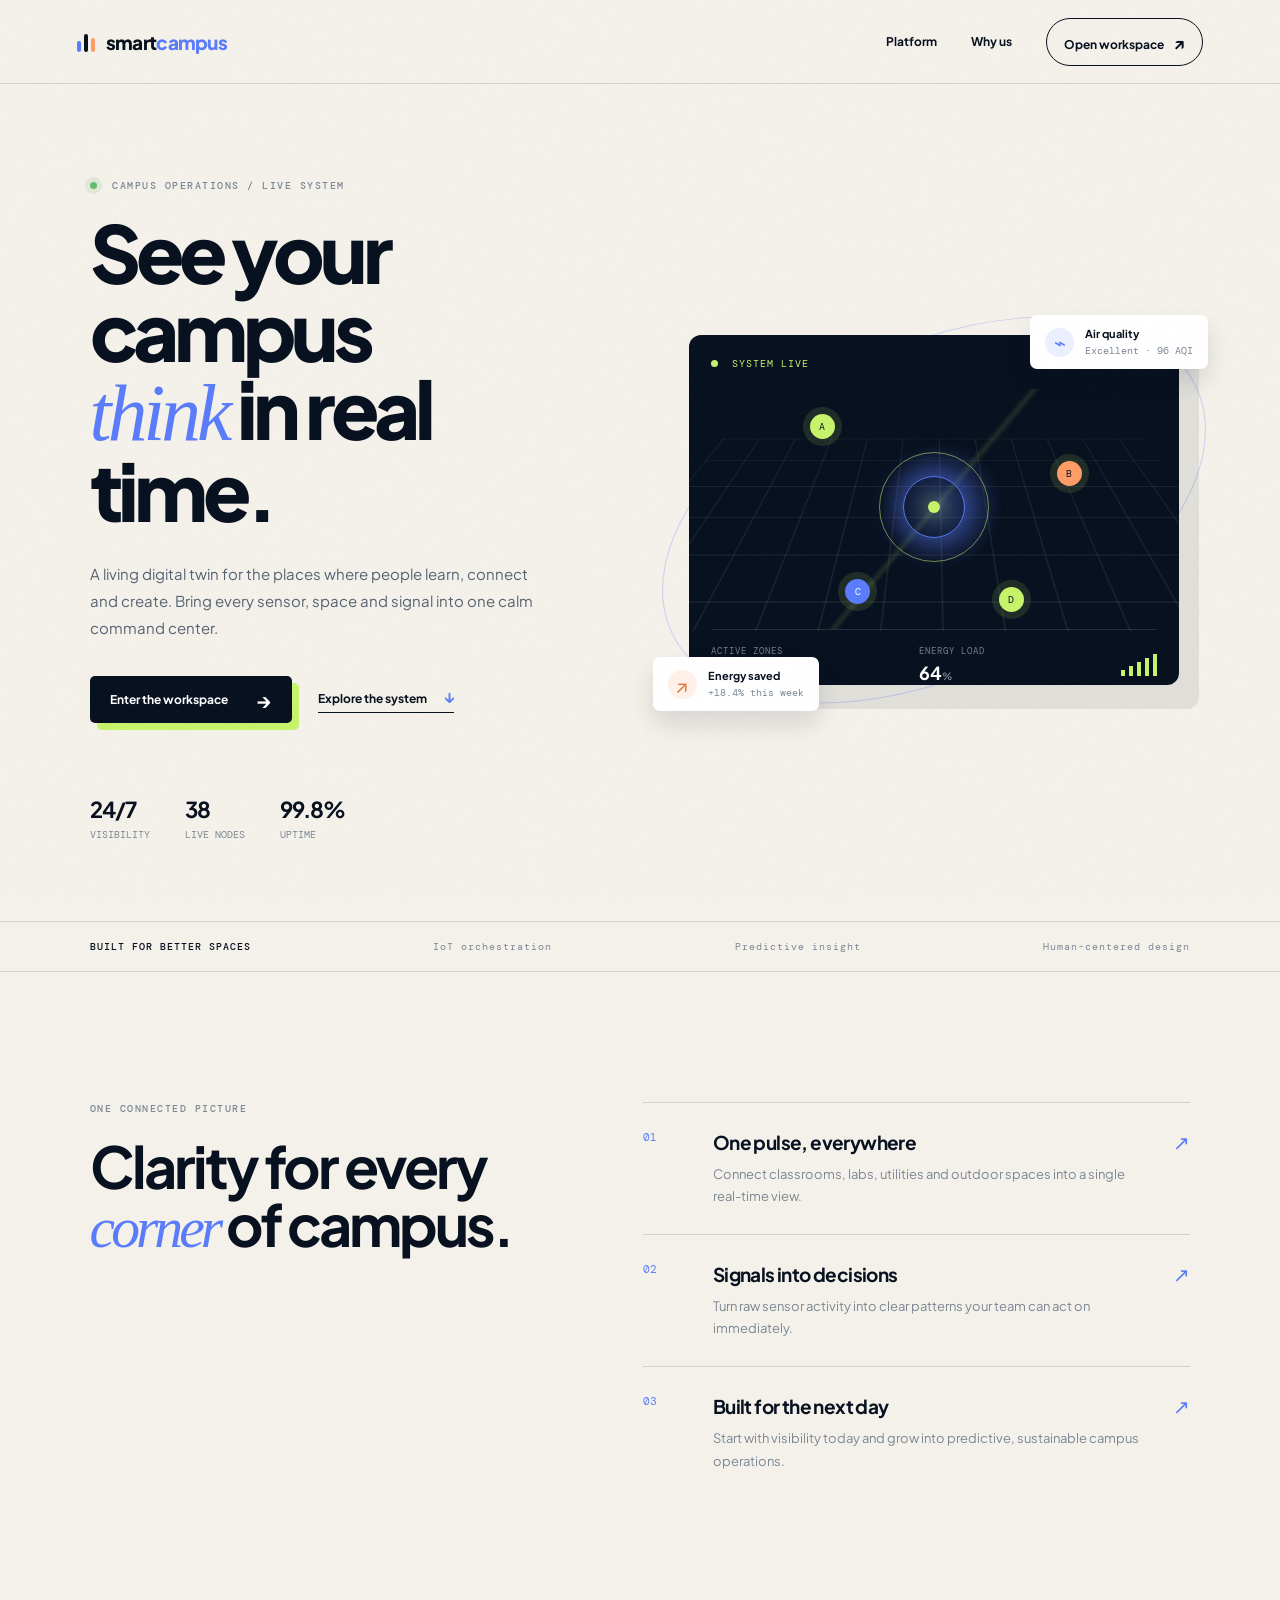
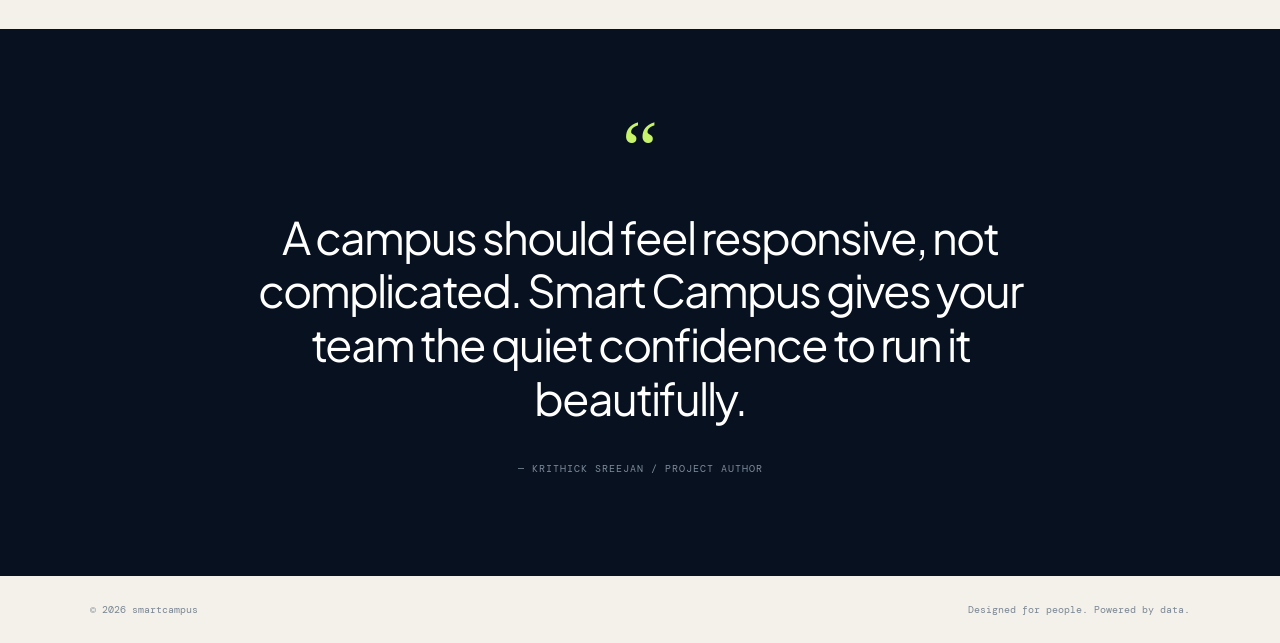
<file: index.html>
<!doctype html>
<html lang="en">
<head>
  <meta charset="UTF-8" />
  <meta name="viewport" content="width=device-width, initial-scale=1.0" />
  <meta name="theme-color" content="#08111f" />
  <meta name="apple-mobile-web-app-capable" content="yes" />
  <meta name="apple-mobile-web-app-status-bar-style" content="black-translucent" />
  <link rel="manifest" href="manifest.webmanifest" />
  <link rel="apple-touch-icon" href="assets/icon.svg" />
  <title>Smart Campus | Digital Twin</title>
  <link rel="preconnect" href="https://fonts.googleapis.com">
  <link rel="preconnect" href="https://fonts.gstatic.com" crossorigin>
  <link href="https://fonts.googleapis.com/css2?family=DM+Mono:wght@400;500&family=Plus+Jakarta+Sans:wght@400;500;600;700;800&display=swap" rel="stylesheet">
  <link rel="stylesheet" href="css/style.css" />
</head>
<body>
  <div class="noise"></div>
  <nav class="site-nav">
    <a class="brand" href="index.html"><span class="brand-mark"><i></i><i></i><i></i></span><span>smart<span>campus</span></span></a>
    <div class="nav-links"><a href="#features">Platform</a><a href="#about">Why us</a><a class="nav-login" href="login.html">Open workspace <span>↗</span></a></div>
  </nav>
  <main>
    <section class="hero-wrap">
      <div class="hero-copy">
        <div class="eyebrow"><span class="pulse-dot"></span> CAMPUS OPERATIONS / LIVE SYSTEM</div>
        <h1>See your campus<br><em>think</em> in real time.</h1>
        <p class="hero-text">A living digital twin for the places where people learn, connect and create. Bring every sensor, space and signal into one calm command center.</p>
        <div class="hero-actions"><a class="btn btn-primary" href="login.html">Enter the workspace <span>→</span></a><a class="text-link" href="#features">Explore the system <span>↓</span></a></div>
        <div class="hero-meta"><div><strong>24/7</strong><span>visibility</span></div><div><strong>38</strong><span>live nodes</span></div><div><strong>99.8%</strong><span>uptime</span></div></div>
      </div>
      <div class="hero-visual">
        <div class="orbital orbital-one"></div><div class="orbital orbital-two"></div>
        <div class="campus-card">
          <div class="card-top"><span class="live-label"><b></b> SYSTEM LIVE</span><span class="mono">A-04 / 08:42:16</span></div>
          <div class="campus-grid"><div class="grid-lines"></div><div class="campus-core"><div class="core-ring"></div><div class="core-dot"></div></div><span class="node node-a">A</span><span class="node node-b">B</span><span class="node node-c">C</span><span class="node node-d">D</span></div>
          <div class="card-bottom"><div><span class="muted">ACTIVE ZONES</span><strong>12 <small>/ 14</small></strong></div><div><span class="muted">ENERGY LOAD</span><strong>64<small>%</small></strong></div><div class="signal-bars"><i></i><i></i><i></i><i></i><i></i></div></div>
        </div>
        <div class="float-chip chip-one"><span class="chip-icon">⌁</span><span><b>Air quality</b><small>Excellent · 96 AQI</small></span></div>
        <div class="float-chip chip-two"><span class="chip-icon orange">↗</span><span><b>Energy saved</b><small>+18.4% this week</small></span></div>
      </div>
    </section>
    <section class="ticker"><span>BUILT FOR BETTER SPACES</span><span>IoT orchestration</span><span>Predictive insight</span><span>Human-centered design</span></section>
    <section id="features" class="section-block"><div class="section-intro"><div class="eyebrow">ONE CONNECTED PICTURE</div><h2>Clarity for every<br><em>corner</em> of campus.</h2></div><div class="feature-list"><article><span class="feature-number">01</span><div><h3>One pulse, everywhere</h3><p>Connect classrooms, labs, utilities and outdoor spaces into a single real-time view.</p></div><span class="feature-arrow">↗</span></article><article><span class="feature-number">02</span><div><h3>Signals into decisions</h3><p>Turn raw sensor activity into clear patterns your team can act on immediately.</p></div><span class="feature-arrow">↗</span></article><article><span class="feature-number">03</span><div><h3>Built for the next day</h3><p>Start with visibility today and grow into predictive, sustainable campus operations.</p></div><span class="feature-arrow">↗</span></article></div></section>
    <section id="about" class="quote-section"><span class="quote-mark">“</span><p>A campus should feel responsive, not complicated. Smart Campus gives your team the quiet confidence to run it beautifully.</p><span class="quote-by">— KRITHICK SREEJAN / PROJECT AUTHOR</span></section>
  </main>
  <footer><span>© 2026 smartcampus</span><span>Designed for people. Powered by data.</span></footer>
  <script src="js/app.js"></script>
  <script src="js/pwa.js"></script>
</body>
</html>
</file>
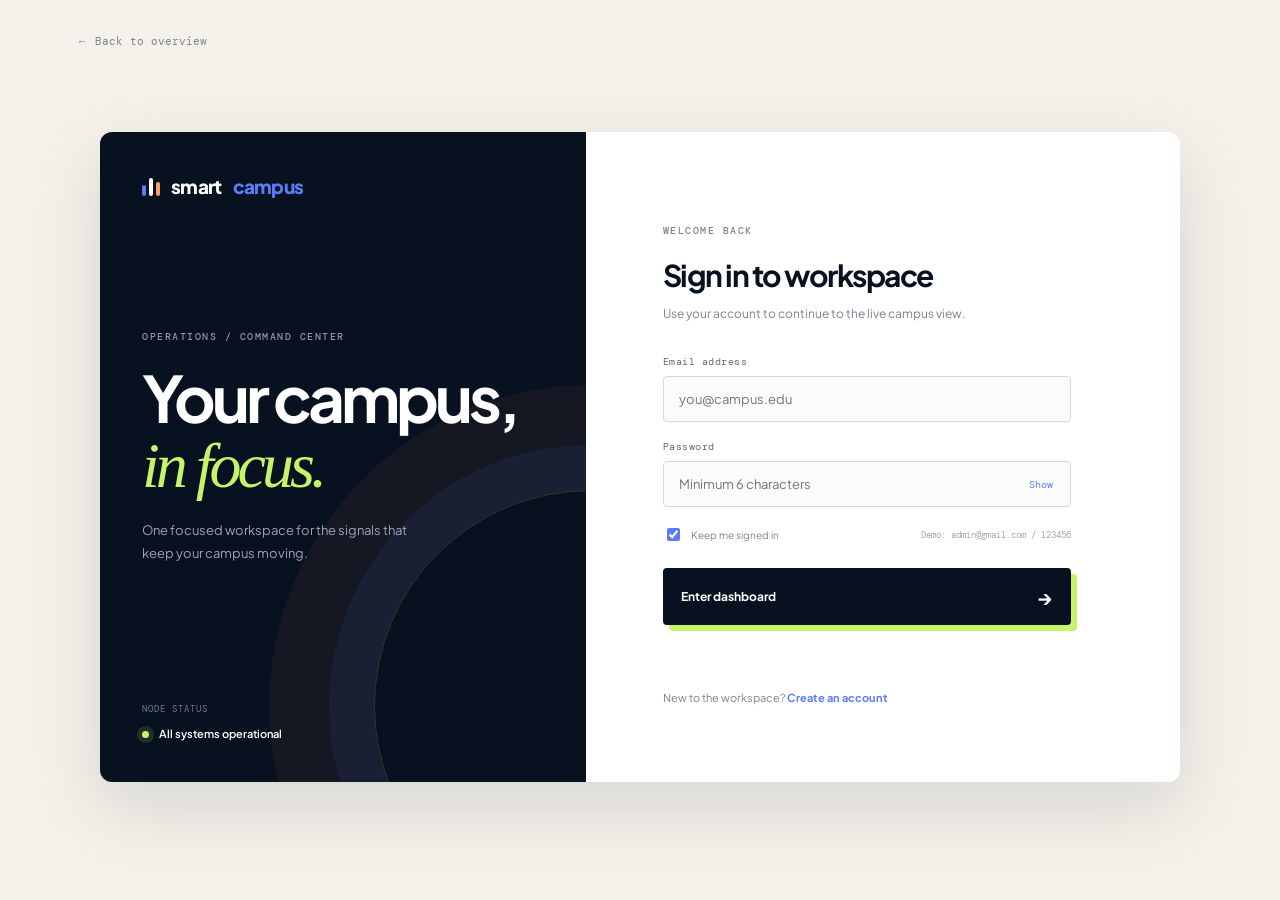
<file: dashboard.html>
<!doctype html>
<html lang="en"><head><meta charset="UTF-8"><meta name="viewport" content="width=device-width,initial-scale=1"><meta name="theme-color" content="#08111f"><meta name="apple-mobile-web-app-capable" content="yes"><meta name="apple-mobile-web-app-status-bar-style" content="black-translucent"><link rel="manifest" href="manifest.webmanifest"><link rel="apple-touch-icon" href="assets/icon.svg"><title>Workspace | smartcampus</title><link rel="preconnect" href="https://fonts.googleapis.com"><link href="https://fonts.googleapis.com/css2?family=DM+Mono:wght@400;500&family=Plus+Jakarta+Sans:wght@400;600;700;800&display=swap" rel="stylesheet"><link rel="stylesheet" href="css/dashboard.css"></head><body><div class="app-shell"><aside class="sidebar"><a class="brand" href="index.html"><span class="brand-mark"><i></i><i></i><i></i></span>smart<span>campus</span></a><div class="side-label">WORKSPACE</div><nav><a class="active" href="#overview"><span>◈</span> Overview</a><a href="#analytics"><span>⌁</span> Analytics</a><a href="#devices"><span>◉</span> Devices <b>4</b></a><a href="#alerts"><span>♢</span> Alerts <b class="alert-count">2</b></a></nav><div class="side-label support-label">SYSTEM</div><nav><a href="#settings"><span>⚙</span> Settings</a><a href="index.html"><span>↗</span> Public view</a></nav><div class="side-bottom"><div class="mini-status"><span></span><div><strong>All systems normal</strong><small>Updated just now</small></div></div><button id="logoutBtn" class="logout">↪ Sign out</button></div></aside><main class="main"><header class="topbar"><div><span class="eyebrow">TUESDAY, 26 AUGUST 2026</span><h1 id="greeting">Good morning, Campus Admin.</h1></div><div class="profile"><div class="top-status"><span></span> Live network</div><div class="avatar" id="avatar">CA</div><div class="profile-name"><strong id="profileName">Campus Admin</strong><small id="profileEmail">admin@gmail.com</small></div></div></header><section id="overview" class="overview-head"><div><span class="eyebrow">CAMPUS OVERVIEW / A-04</span><h2>Everything in rhythm.</h2></div><div class="date-pill">Last sync <strong id="lastSync">08:42:16</strong> <span>↻</span></div></section><section class="metrics"><article class="metric metric-blue"><div class="metric-head"><span>AVERAGE TEMP</span><span class="metric-icon">°</span></div><strong id="temp">29.4<small>°C</small></strong><div class="metric-foot"><span class="up">↑ 2.1%</span> vs. yesterday</div></article><article class="metric metric-lime"><div class="metric-head"><span>ENERGY LOAD</span><span class="metric-icon">⌁</span></div><strong id="energy">428<small> W</small></strong><div class="metric-foot"><span class="down">↓ 8.4%</span> efficiency gain</div></article><article class="metric metric-orange"><div class="metric-head"><span>AIR QUALITY</span><span class="metric-icon">◌</span></div><strong id="air">Excellent</strong><div class="metric-foot"><span class="up">↑ 96 AQI</span> within target</div></article><article class="metric metric-white"><div class="metric-head"><span>CONNECTED NODES</span><span class="metric-icon">⌾</span></div><strong id="connected">38<small> / 40</small></strong><div class="metric-foot"><span class="up">95%</span> network health</div></article></section><section id="analytics" class="analytics-grid"><article class="panel chart-panel"><div class="panel-head"><div><span class="eyebrow">THERMAL PROFILE</span><h3>Temperature trend</h3></div><span class="range-select">Today ▾</span></div><div class="line-chart"><div class="y-labels"><span>34°</span><span>30°</span><span>26°</span></div><svg viewBox="0 0 700 230" preserveAspectRatio="none" aria-label="Temperature line chart"><defs><linearGradient id="fill" x1="0" x2="0" y1="0" y2="1"><stop offset="0" stop-color="#5b7cfa" stop-opacity=".28"/><stop offset="1" stop-color="#5b7cfa" stop-opacity="0"/></linearGradient></defs><path class="area" d="M0 180 C70 140 95 160 145 126 S225 115 260 139 S330 90 380 110 S455 152 500 90 S590 55 650 78 S680 57 700 45 V230 H0Z"/><path class="line" d="M0 180 C70 140 95 160 145 126 S225 115 260 139 S330 90 380 110 S455 152 500 90 S590 55 650 78 S680 57 700 45"/><circle cx="500" cy="90" r="6" class="point"/><circle cx="500" cy="90" r="13" class="point-ring"/></svg><div class="x-labels"><span>08:00</span><span>10:00</span><span>12:00</span><span>14:00</span><span>16:00</span></div></div></article><article class="panel"><div class="panel-head"><div><span class="eyebrow">CONSUMPTION</span><h3>Energy this week</h3></div><span class="trend-badge">↓ 12%</span></div><div class="bar-chart"><span style="height:55%"></span><span style="height:42%"></span><span style="height:68%"></span><span style="height:51%"></span><span class="today" style="height:62%"></span><span style="height:76%"></span><span style="height:48%"></span></div><div class="bar-labels"><span>Mon</span><span>Tue</span><span>Wed</span><span>Thu</span><span>Fri</span><span>Sat</span><span>Sun</span></div><div class="energy-total"><strong>2,840 <small>kWh</small></strong><span>Projected 3,120 kWh</span></div></article></section><section class="lower-grid"><article id="alerts" class="panel alerts-panel"><div class="panel-head"><div><span class="eyebrow">RECENT ACTIVITY</span><h3>Signals & alerts</h3></div><button class="view-all">View all ↗</button></div><div id="activityList" class="activity-list"><div class="activity"><span class="activity-icon green">✓</span><div><strong>Energy consumption is stable</strong><small>System intelligence · 4 min ago</small></div><span class="activity-time">NORMAL</span></div><div class="activity"><span class="activity-icon blue">⌁</span><div><strong>ESP32 node connected</strong><small>Engineering lab · 18 min ago</small></div><span class="activity-time">INFO</span></div><div class="activity"><span class="activity-icon orange">!</span><div><strong>Classroom 3 lights are on</strong><small>North wing · 32 min ago</small></div><span class="activity-time warn">CHECK</span></div></div></article><article id="devices" class="panel devices-panel"><div class="panel-head"><div><span class="eyebrow">CONNECTED HARDWARE</span><h3>Quick controls</h3></div><span class="device-count">4 online</span></div><div class="device-list"><label class="device"><span class="device-icon">☼</span><span><strong>Classroom lights</strong><small>North wing / Zone 03</small></span><input type="checkbox" checked><i></i></label><label class="device"><span class="device-icon fan">✣</span><span><strong>Main ventilation</strong><small>Central block / Zone 01</small></span><input type="checkbox"><i></i></label><label class="device"><span class="device-icon pump">≋</span><span><strong>Water pump</strong><small>Utilities / Zone 06</small></span><input type="checkbox" checked><i></i></label></div></article></section><footer>© 2026 smartcampus <span>Digital twin workspace · Built by Krithick Sreejan</span></footer></main></div><script src="js/dashboard.js"></script><script src="js/pwa.js"></script></body></html>
</file>
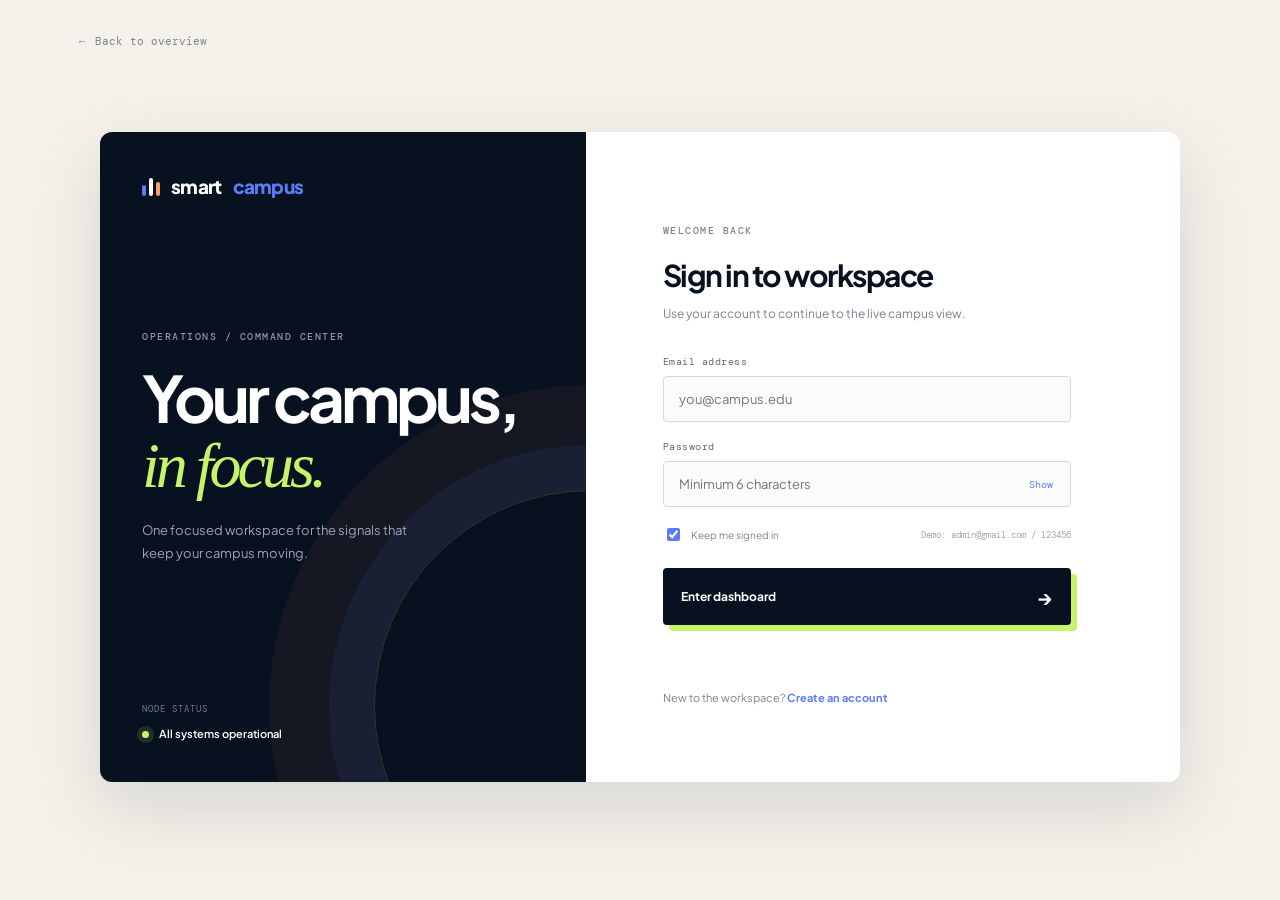
<file: login.html>
<!doctype html>
<html lang="en"><head><meta charset="UTF-8"><meta name="viewport" content="width=device-width,initial-scale=1"><meta name="theme-color" content="#08111f"><meta name="apple-mobile-web-app-capable" content="yes"><meta name="apple-mobile-web-app-status-bar-style" content="black-translucent"><link rel="manifest" href="manifest.webmanifest"><link rel="apple-touch-icon" href="assets/icon.svg"><title>Access workspace | smartcampus</title><link rel="preconnect" href="https://fonts.googleapis.com"><link href="https://fonts.googleapis.com/css2?family=DM+Mono:wght@400;500&family=Plus+Jakarta+Sans:wght@400;600;700;800&display=swap" rel="stylesheet"><link rel="stylesheet" href="css/login.css"></head><body><main class="auth-shell"><a class="back" href="index.html">← Back to overview</a><section class="auth-card"><div class="auth-aside"><a class="brand" href="index.html"><span class="brand-mark"><i></i><i></i><i></i></span>smart<span>campus</span></a><div class="aside-copy"><span class="eyebrow">OPERATIONS / COMMAND CENTER</span><h1>Your campus,<br><em>in focus.</em></h1><p>One focused workspace for the signals that keep your campus moving.</p></div><div class="aside-foot"><span>NODE STATUS</span><strong><b></b> All systems operational</strong></div></div><div class="auth-form-wrap"><div class="form-heading"><span class="eyebrow">WELCOME BACK</span><h2 id="formTitle">Sign in to workspace</h2><p id="formSubtitle">Use your account to continue to the live campus view.</p></div><form id="loginForm" novalidate><div class="field signup-only"><label for="name">Your name</label><input id="name" type="text" placeholder="e.g. Krithick Sreejan" autocomplete="name"></div><div class="field"><label for="email">Email address</label><input id="email" type="email" placeholder="you@campus.edu" autocomplete="email" required></div><div class="field"><label for="password">Password</label><div class="password-field"><input id="password" type="password" placeholder="Minimum 6 characters" autocomplete="current-password" required><button id="togglePassword" type="button" aria-label="Show password">Show</button></div></div><div class="form-options"><label class="remember"><input type="checkbox" id="remember" checked><span>Keep me signed in</span></label><span class="demo-hint">Demo: admin@gmail.com / 123456</span></div><button class="submit-btn" type="submit"><span id="submitLabel">Enter dashboard</span><span>→</span></button><p id="msg" class="message" role="status"></p></form><p class="switch-copy"><span id="switchPrompt">New to the workspace?</span> <button id="modeToggle" type="button">Create an account</button></p></div></section></main><script src="js/login.js"></script><script src="js/pwa.js"></script></body></html>
</file>
<file: css/style.css>
:root{--ink:#08111f;--paper:#f4f1ea;--muted:#7b8794;--line:rgba(8,17,31,.14);--lime:#c7f36b;--blue:#5b7cfa;--orange:#ff9d66}*{box-sizing:border-box}html{scroll-behavior:smooth}body{margin:0;background:var(--paper);color:var(--ink);font-family:'Plus Jakarta Sans',sans-serif;overflow-x:hidden}.noise{position:fixed;inset:0;opacity:.035;pointer-events:none;z-index:10;background-image:url("data:image/svg+xml,%3Csvg viewBox='0 0 180 180' xmlns='http://www.w3.org/2000/svg'%3E%3Cfilter id='n'%3E%3CfeTurbulence type='fractalNoise' baseFrequency='.9' numOctaves='3' stitchTiles='stitch'/%3E%3C/filter%3E%3Crect width='100%25' height='100%25' filter='url(%23n)' opacity='.35'/%3E%3C/svg%3E")}.site-nav{height:84px;display:flex;align-items:center;justify-content:space-between;padding:0 6vw;border-bottom:1px solid var(--line);position:relative;z-index:3}.brand{display:flex;align-items:center;gap:11px;color:var(--ink);text-decoration:none;font-weight:800;letter-spacing:-.7px;font-size:19px}.brand>span:last-child span{color:var(--blue)}.brand-mark{display:flex;align-items:flex-end;gap:3px;height:20px}.brand-mark i{display:block;width:4px;border-radius:5px;background:var(--blue)}.brand-mark i:nth-child(1){height:11px}.brand-mark i:nth-child(2){height:18px;background:var(--ink)}.brand-mark i:nth-child(3){height:14px;background:var(--orange)}.nav-links{display:flex;align-items:center;gap:34px;font-size:12px;font-weight:700}.nav-links a{color:var(--ink);text-decoration:none}.nav-login{padding:12px 17px;border:1px solid var(--ink);border-radius:30px}.nav-login span{font-size:17px;margin-left:7px}.hero-wrap{min-height:650px;padding:95px 7vw 80px;display:grid;grid-template-columns:1fr 1fr;gap:6vw;align-items:center}.eyebrow{font:500 10px 'DM Mono',monospace;letter-spacing:1.5px;color:var(--muted)}.pulse-dot{display:inline-block;width:7px;height:7px;background:#65bd70;border-radius:50%;margin-right:8px;box-shadow:0 0 0 5px rgba(101,189,112,.15)}h1,h2,h3,p{margin-top:0}h1{font-size:clamp(44px,6.2vw,88px);line-height:.98;letter-spacing:-5px;margin:22px 0 30px;font-weight:800}em{font-family:Georgia,serif;font-weight:400;letter-spacing:-4px;color:var(--blue)}.hero-text{max-width:460px;color:#566372;font-size:15px;line-height:1.8}.hero-actions{display:flex;align-items:center;gap:26px;margin-top:35px}.btn{display:inline-flex;align-items:center;gap:28px;text-decoration:none;font-size:12px;font-weight:700}.btn-primary{padding:16px 20px;border-radius:5px;background:var(--ink);color:#fff;box-shadow:7px 7px 0 var(--lime);transition:.25s}.btn-primary:hover{transform:translate(3px,3px);box-shadow:3px 3px 0 var(--lime)}.btn-primary span{font-size:20px;line-height:10px}.text-link{color:var(--ink);font-size:12px;font-weight:700;text-decoration:none;border-bottom:1px solid var(--ink);padding-bottom:5px}.text-link span{margin-left:14px;color:var(--blue);font-size:16px}.hero-meta{display:flex;gap:35px;margin-top:72px}.hero-meta div{display:flex;flex-direction:column;gap:5px}.hero-meta strong{font-size:22px;letter-spacing:-1px}.hero-meta span{font:10px 'DM Mono',monospace;color:var(--muted);text-transform:uppercase}.hero-visual{height:470px;position:relative;display:flex;align-items:center;justify-content:center}.campus-card{width:min(100%,490px);height:350px;background:var(--ink);border-radius:12px;box-shadow:20px 24px 0 rgba(8,17,31,.08);padding:22px;position:relative;z-index:2;color:#fff;overflow:hidden}.card-top,.card-bottom{display:flex;align-items:center;justify-content:space-between}.live-label{font:10px 'DM Mono',monospace;color:var(--lime);letter-spacing:1px}.live-label b{width:7px;height:7px;display:inline-block;background:var(--lime);border-radius:50%;margin-right:7px}.mono{font:10px 'DM Mono',monospace;color:#798696}.campus-grid{height:240px;margin-top:19px;position:relative;background:radial-gradient(circle at 52% 48%,rgba(91,124,250,.3),transparent 23%),linear-gradient(130deg,transparent 49%,rgba(199,243,107,.12) 50%,transparent 51%)}.grid-lines{position:absolute;inset:15px 0;background-image:linear-gradient(rgba(255,255,255,.08) 1px,transparent 1px),linear-gradient(90deg,rgba(255,255,255,.08) 1px,transparent 1px);background-size:38px 38px;transform:perspective(330px) rotateX(45deg) scale(1.2)}.campus-core{position:absolute;left:50%;top:49%;transform:translate(-50%,-50%);width:110px;height:110px;border:1px solid rgba(199,243,107,.55);border-radius:50%;display:grid;place-items:center}.core-ring{width:62px;height:62px;border:1px solid var(--blue);border-radius:50%;box-shadow:0 0 35px rgba(91,124,250,.8)}.core-dot{position:absolute;width:12px;height:12px;background:var(--lime);border-radius:50%;box-shadow:0 0 20px var(--lime)}.node{position:absolute;display:grid;place-items:center;width:25px;height:25px;font:10px 'DM Mono';color:var(--ink);background:var(--lime);border-radius:50%;box-shadow:0 0 0 7px rgba(199,243,107,.12)}.node-a{top:25px;left:22%}.node-b{top:72px;right:17%;background:var(--orange)}.node-c{bottom:25px;left:30%;background:var(--blue);color:#fff}.node-d{bottom:17px;right:30%}.card-bottom{border-top:1px solid rgba(255,255,255,.12);padding-top:15px}.card-bottom div{display:flex;flex-direction:column;gap:4px}.muted{font:9px 'DM Mono';color:#738092;letter-spacing:1px}.card-bottom strong{font-size:18px}.card-bottom small{font-size:10px;color:#738092}.signal-bars{flex-direction:row!important;align-items:end;gap:3px}.signal-bars i{width:4px;height:6px;background:var(--lime)}.signal-bars i:nth-child(2){height:10px}.signal-bars i:nth-child(3){height:14px}.signal-bars i:nth-child(4){height:18px}.signal-bars i:nth-child(5){height:22px}.orbital{position:absolute;border:1px solid rgba(91,124,250,.28);border-radius:50%;width:580px;height:330px;transform:rotate(-25deg)}.orbital-two{width:430px;height:220px;border-color:rgba(255,157,102,.32);transform:rotate(35deg)}.float-chip{position:absolute;z-index:3;display:flex;align-items:center;gap:11px;background:#fff;padding:12px 15px;border-radius:7px;box-shadow:0 13px 25px rgba(8,17,31,.12);font-size:11px}.float-chip span:last-child{display:flex;flex-direction:column;gap:4px}.float-chip b{font-size:11px}.float-chip small{font:10px 'DM Mono';color:var(--muted)}.chip-icon{display:grid;place-items:center;width:29px;height:29px;border-radius:50%;background:rgba(91,124,250,.12);color:var(--blue);font-size:20px}.chip-icon.orange{background:rgba(255,157,102,.15);color:#e27842}.chip-one{top:40px;right:-18px}.chip-two{bottom:34px;left:-25px}.ticker{border-top:1px solid var(--line);border-bottom:1px solid var(--line);padding:18px 7vw;display:flex;justify-content:space-between;color:var(--muted);font:10px 'DM Mono';letter-spacing:1px}.ticker span:first-child{color:var(--ink);font-weight:500}.section-block{padding:130px 7vw;display:grid;grid-template-columns:1fr 1.25fr;gap:9vw}.section-intro h2{font-size:clamp(35px,4.5vw,62px);line-height:1;letter-spacing:-3px;margin-top:22px}.feature-list article{border-top:1px solid var(--line);padding:27px 0;display:grid;grid-template-columns:55px 1fr 30px;gap:15px;align-items:start;transition:.2s}.feature-list article:hover{padding-left:12px}.feature-number,.feature-arrow{font:11px 'DM Mono';color:var(--blue)}.feature-arrow{font-size:20px;text-align:right}.feature-list h3{font-size:19px;letter-spacing:-.6px;margin-bottom:9px}.feature-list p{color:var(--muted);font-size:13px;line-height:1.7;max-width:430px;margin:0}.quote-section{background:var(--ink);color:#fff;padding:100px 16vw;text-align:center}.quote-mark{color:var(--lime);font:80px Georgia;line-height:.5}.quote-section p{font-size:clamp(24px,3.5vw,45px);line-height:1.2;letter-spacing:-2px;margin:30px auto;max-width:800px}.quote-by{font:10px 'DM Mono';color:#7e8b9c;letter-spacing:1px}footer{padding:27px 7vw;display:flex;justify-content:space-between;font:10px 'DM Mono';color:var(--muted)}.install-app-button{position:fixed;right:18px;bottom:18px;z-index:20;border:0;border-radius:24px;padding:12px 16px;background:var(--lime);color:var(--ink);font:700 10px 'Plus Jakarta Sans';box-shadow:0 8px 25px rgba(8,17,31,.16);cursor:pointer}@media(max-width:820px){.site-nav{padding:0 6vw}.nav-links a:not(.nav-login){display:none}.hero-wrap{grid-template-columns:1fr;padding-top:65px}.hero-visual{height:390px}.campus-card{height:310px}.campus-grid{height:200px}.chip-one{right:0}.chip-two{left:0}.section-block{grid-template-columns:1fr;padding:85px 7vw;gap:30px}.ticker{gap:20px;flex-wrap:wrap}.ticker span:not(:first-child){display:none}}@media(max-width:480px){h1{letter-spacing:-3px}.hero-actions{align-items:flex-start;flex-direction:column;gap:22px}.hero-meta{gap:20px;margin-top:48px}.hero-visual{height:330px}.campus-card{padding:15px;height:280px}.campus-grid{height:175px}.float-chip{transform:scale(.85)}.chip-one{top:15px;right:-24px}.chip-two{bottom:0;left:-24px}.quote-section{padding:80px 9vw}footer{gap:15px;flex-direction:column}}
</file>
<file: css/dashboard.css>
:root{--ink:#08111f;--paper:#f4f1ea;--panel:#fff;--muted:#7a8794;--line:#e3e4e1;--blue:#5b7cfa;--lime:#c7f36b;--orange:#ff9d66;--green:#6dc57c}*{box-sizing:border-box}body{margin:0;background:#f5f5f1;color:var(--ink);font-family:'Plus Jakarta Sans',sans-serif}.app-shell{display:flex;min-height:100vh}.sidebar{background:var(--ink);color:#fff;width:238px;min-height:100vh;padding:34px 22px 25px;display:flex;flex-direction:column;flex-shrink:0}.brand{display:flex;align-items:center;gap:10px;color:#fff;text-decoration:none;font-size:18px;font-weight:800;letter-spacing:-.7px;margin:0 11px 73px}.brand>span:last-child{color:var(--blue)}.brand-mark{display:flex;align-items:flex-end;gap:3px;height:20px}.brand-mark i{display:block;width:4px;border-radius:5px;background:var(--blue)}.brand-mark i:nth-child(1){height:11px}.brand-mark i:nth-child(2){height:18px;background:#fff}.brand-mark i:nth-child(3){height:14px;background:var(--orange)}.side-label,.eyebrow{font:500 9px 'DM Mono';letter-spacing:1.4px;color:#8591a0}.side-label{margin:0 12px 16px}nav{display:flex;flex-direction:column;gap:5px}nav a{color:#8591a0;text-decoration:none;padding:13px 12px;border-radius:5px;font-size:11px;font-weight:600;display:flex;align-items:center;gap:12px}nav a span{font-size:17px;line-height:10px;color:#a8b4c3;width:16px;text-align:center}nav a b{margin-left:auto;font:9px 'DM Mono';background:#24334b;color:var(--lime);border-radius:12px;padding:4px 7px}nav a.active,nav a:hover{background:#17253a;color:#fff}nav a.active span{color:var(--lime)}.support-label{margin-top:42px}.side-bottom{margin-top:auto}.mini-status{display:flex;gap:10px;align-items:center;border-top:1px solid #24334b;padding:22px 10px 18px}.mini-status>span{width:8px;height:8px;background:var(--lime);border-radius:50%;box-shadow:0 0 0 5px rgba(199,243,107,.1)}.mini-status div{display:flex;flex-direction:column;gap:4px}.mini-status strong{font-size:10px}.mini-status small{font:9px 'DM Mono';color:#758397}.logout{border:0;background:none;color:#8591a0;font:11px 'Plus Jakarta Sans';padding:10px;cursor:pointer}.logout:hover{color:#fff}.main{width:calc(100% - 238px);padding:0 4.5vw 28px;max-width:1500px}.topbar{padding:36px 0 32px;border-bottom:1px solid var(--line);display:flex;justify-content:space-between;align-items:center}.topbar h1{font-size:20px;letter-spacing:-.8px;margin:12px 0 0}.profile{display:flex;align-items:center;gap:11px}.top-status{font:9px 'DM Mono';color:var(--green);margin-right:20px}.top-status span{display:inline-block;width:6px;height:6px;background:var(--green);border-radius:50%;margin-right:5px}.avatar{width:37px;height:37px;background:var(--blue);color:#fff;border-radius:50%;display:grid;place-items:center;font-size:11px;font-weight:700}.profile-name{display:flex;flex-direction:column;gap:4px}.profile-name strong{font-size:11px}.profile-name small{font:9px 'DM Mono';color:var(--muted)}.overview-head{display:flex;justify-content:space-between;align-items:end;padding:38px 0 24px}.overview-head h2{font-size:28px;letter-spacing:-1.5px;margin:13px 0 0}.date-pill{border:1px solid var(--line);background:#fff;border-radius:4px;padding:11px 14px;font:10px 'DM Mono';color:var(--muted)}.date-pill strong{color:var(--ink);margin-left:8px}.date-pill span{color:var(--blue);font-size:16px;margin-left:10px}.metrics{display:grid;grid-template-columns:repeat(4,1fr);gap:13px}.metric{border-radius:7px;padding:20px 21px;min-height:148px;position:relative;overflow:hidden}.metric:after{content:'';position:absolute;width:90px;height:90px;border:1px solid currentColor;border-radius:50%;right:-35px;bottom:-35px;opacity:.16}.metric-blue{background:var(--blue);color:#fff}.metric-lime{background:var(--lime)}.metric-orange{background:var(--orange)}.metric-white{background:#fff;border:1px solid var(--line)}.metric-head{display:flex;justify-content:space-between;align-items:center;font:9px 'DM Mono';letter-spacing:.8px;opacity:.8}.metric-icon{font:24px Georgia}.metric>strong{display:block;font-size:30px;letter-spacing:-1.5px;margin-top:17px}.metric>strong small{font-size:13px;letter-spacing:0}.metric-foot{font:9px 'DM Mono';margin-top:9px;opacity:.7}.metric-foot span{font-weight:500;margin-right:5px}.up{color:inherit}.down{color:#33865a}.analytics-grid,.lower-grid{display:grid;grid-template-columns:1.45fr 1fr;gap:13px;margin-top:13px}.panel{background:var(--panel);border:1px solid var(--line);border-radius:7px;padding:23px}.panel-head{display:flex;justify-content:space-between;align-items:start}.panel-head h3{font-size:16px;letter-spacing:-.7px;margin:10px 0 0}.range-select,.device-count,.trend-badge{font:9px 'DM Mono';color:var(--muted);border:1px solid var(--line);padding:8px 10px;border-radius:3px}.trend-badge{color:#36865a;background:#eef9ec;border:0}.line-chart{height:235px;position:relative;margin-top:20px}.line-chart svg{position:absolute;inset:0 0 0 35px;width:calc(100% - 35px);height:210px;overflow:visible}.line-chart:before,.line-chart:after{content:'';position:absolute;left:35px;right:0;border-top:1px dashed #e5e8ec}.line-chart:before{top:55px}.line-chart:after{top:125px}.y-labels{height:200px;position:absolute;display:flex;flex-direction:column;justify-content:space-between;color:#adb6bf;font:9px 'DM Mono'}.x-labels{position:absolute;left:35px;right:0;bottom:0;display:flex;justify-content:space-between;color:#adb6bf;font:9px 'DM Mono'}.area{fill:url(#fill)}.line{fill:none;stroke:var(--blue);stroke-width:3}.point{fill:var(--blue);stroke:#fff;stroke-width:3}.point-ring{fill:none;stroke:rgba(91,124,250,.25);stroke-width:5}.bar-chart{height:185px;margin:28px 5px 0;display:flex;align-items:end;justify-content:space-around;gap:12px;border-bottom:1px solid var(--line);background:repeating-linear-gradient(to top,transparent 0,transparent 44px,#eef0f1 45px)}.bar-chart span{width:22px;background:#d8e0ff;border-radius:3px 3px 0 0;transition:.3s}.bar-chart span:hover,.bar-chart .today{background:var(--blue)}.bar-labels{display:flex;justify-content:space-around;font:9px 'DM Mono';color:#a2abb4;margin-top:10px}.energy-total{display:flex;justify-content:space-between;align-items:end;margin-top:27px}.energy-total strong{font-size:22px;letter-spacing:-1px}.energy-total small{font-size:10px;color:var(--muted)}.energy-total span{font:9px 'DM Mono';color:var(--muted)}.activity-list{margin-top:20px}.activity{display:flex;align-items:center;gap:12px;padding:14px 0;border-top:1px solid var(--line)}.activity-icon{width:27px;height:27px;border-radius:50%;display:grid;place-items:center;font-weight:700;font-size:13px}.green{background:#e8f7e8;color:#4eaa5e}.blue{background:#e9edff;color:var(--blue)}.orange{background:#fff0e7;color:#df7846}.activity div{display:flex;flex-direction:column;gap:4px;flex:1}.activity strong{font-size:10px}.activity small,.activity-time{font:9px 'DM Mono';color:#9ba4ae}.activity-time{font-size:8px;color:#63aa6c}.activity-time.warn{color:#d98551}.view-all{border:0;background:none;color:var(--blue);font:10px 'DM Mono';cursor:pointer}.device-list{margin-top:20px}.device{display:flex;align-items:center;gap:10px;padding:13px 0;border-top:1px solid var(--line);cursor:pointer}.device-icon{width:31px;height:31px;display:grid;place-items:center;background:#f0f2ff;border-radius:4px;color:var(--blue);font-size:19px}.device-icon.fan{color:#d98a43;background:#fff0e5}.device-icon.pump{color:#52a96a;background:#ecf8ed}.device span:nth-child(2){display:flex;flex-direction:column;gap:4px;flex:1}.device strong{font-size:10px}.device small{font:9px 'DM Mono';color:var(--muted)}.device input{display:none}.device i{width:31px;height:17px;border-radius:12px;background:#d8dde2;position:relative}.device i:after{content:'';position:absolute;width:13px;height:13px;top:2px;left:2px;background:#fff;border-radius:50%;transition:.2s}.device input:checked+i{background:var(--blue)}.device input:checked+i:after{left:16px}.device:has(input:checked) .device-icon{box-shadow:0 0 0 2px rgba(91,124,250,.12)}footer{font:9px 'DM Mono';color:#9aa4ad;padding:33px 2px 0}.install-app-button{position:fixed;right:18px;bottom:18px;z-index:20;border:0;border-radius:24px;padding:12px 16px;background:var(--lime);color:var(--ink);font:700 10px 'Plus Jakarta Sans';box-shadow:0 8px 25px rgba(8,17,31,.16);cursor:pointer}footer span{float:right}@media(max-width:1050px){.sidebar{width:200px}.main{width:calc(100% - 200px);padding-left:3vw;padding-right:3vw}.metrics{grid-template-columns:repeat(2,1fr)}}@media(max-width:760px){.app-shell{display:block}.sidebar{width:100%;min-height:auto;padding:18px 20px;display:block}.brand{margin:0 0 18px}.sidebar nav,.side-label,.side-bottom{display:none}.main{width:100%;padding:0 5vw 25px}.topbar{padding:25px 0;align-items:start;gap:15px}.topbar h1{font-size:16px}.top-status,.profile-name{display:none}.avatar{width:33px;height:33px}.overview-head{align-items:start;gap:20px;flex-direction:column}.overview-head h2{font-size:25px}.analytics-grid,.lower-grid{grid-template-columns:1fr}.metric{min-height:135px}.panel{padding:17px}.line-chart{height:220px}footer span{float:none;display:block;margin-top:8px}}
</file>
<file: css/login.css>
:root{--ink:#08111f;--paper:#f4f1ea;--muted:#788493;--line:#d9d8d2;--blue:#5b7cfa;--lime:#c7f36b;--orange:#ff9d66}*{box-sizing:border-box}body{margin:0;min-height:100vh;background:var(--paper);color:var(--ink);font-family:'Plus Jakarta Sans',sans-serif}.auth-shell{min-height:100vh;padding:34px 6vw;display:flex;flex-direction:column}.back{color:var(--muted);font:11px 'DM Mono';text-decoration:none;align-self:flex-start}.auth-card{width:min(100%,1080px);min-height:650px;margin:auto;display:grid;grid-template-columns:45% 55%;background:#fff;border-radius:12px;overflow:hidden;box-shadow:0 25px 70px rgba(8,17,31,.12)}.auth-aside{padding:42px;display:flex;flex-direction:column;justify-content:space-between;background:var(--ink);color:#fff;position:relative;overflow:hidden}.auth-aside:after{content:'';position:absolute;width:430px;height:430px;border:1px solid rgba(199,243,107,.18);border-radius:50%;right:-220px;bottom:-140px;box-shadow:0 0 0 45px rgba(91,124,250,.08),0 0 0 105px rgba(255,157,102,.05)}.brand{display:flex;align-items:center;gap:11px;color:#fff;text-decoration:none;font-size:19px;font-weight:800;letter-spacing:-.7px;position:relative;z-index:1}.brand>span:last-child{color:var(--blue)}.brand-mark{display:flex;align-items:flex-end;gap:3px;height:20px}.brand-mark i{display:block;width:4px;border-radius:5px;background:var(--blue)}.brand-mark i:nth-child(1){height:11px}.brand-mark i:nth-child(2){height:18px;background:#fff}.brand-mark i:nth-child(3){height:14px;background:var(--orange)}.aside-copy{position:relative;z-index:1}.eyebrow{font:500 10px 'DM Mono';letter-spacing:1.5px;color:var(--muted)}.auth-aside .eyebrow{color:#8c99aa}.aside-copy h1{font-size:clamp(40px,5vw,64px);line-height:1;letter-spacing:-4px;margin:21px 0}.aside-copy em{font-family:Georgia,serif;color:var(--lime);font-weight:400}.aside-copy p{max-width:290px;color:#99a5b4;font-size:13px;line-height:1.8}.aside-foot{display:flex;flex-direction:column;gap:12px;position:relative;z-index:1}.aside-foot span{font:9px 'DM Mono';color:#6f7d8f;letter-spacing:1px}.aside-foot strong{font-size:11px;font-weight:600}.aside-foot b{display:inline-block;width:7px;height:7px;border-radius:50%;background:var(--lime);margin-right:8px;box-shadow:0 0 0 5px rgba(199,243,107,.13)}.auth-form-wrap{padding:58px 8.5vw 40px 6vw;display:flex;flex-direction:column;justify-content:center}.form-heading h2{font-size:30px;letter-spacing:-1.5px;margin:18px 0 9px}.form-heading p{font-size:12px;color:var(--muted);margin-bottom:34px}.field{margin-bottom:18px}.field label{display:block;font:10px 'DM Mono';letter-spacing:.5px;color:#5e6977;margin-bottom:8px}.field input{width:100%;border:1px solid var(--line);border-radius:4px;padding:14px 15px;background:#fbfbf9;color:var(--ink);font:13px 'Plus Jakarta Sans';outline:none;transition:.2s}.field input:focus{border-color:var(--blue);box-shadow:0 0 0 3px rgba(91,124,250,.12)}.password-field{position:relative}.password-field input{padding-right:60px}.password-field button{position:absolute;right:12px;top:50%;transform:translateY(-50%);border:0;background:none;color:var(--blue);font:10px 'DM Mono';cursor:pointer}.form-options{display:flex;justify-content:space-between;align-items:center;margin:7px 0 24px}.remember{display:flex;gap:8px;align-items:center;color:var(--muted);font-size:10px}.remember input{accent-color:var(--blue)}.demo-hint{color:#a2a8ad;font:9px 'DM Mono'}.submit-btn{width:100%;display:flex;justify-content:space-between;align-items:center;border:0;border-radius:4px;padding:16px 18px;background:var(--ink);color:#fff;font:700 12px 'Plus Jakarta Sans';cursor:pointer;box-shadow:6px 6px 0 var(--lime);transition:.2s}.submit-btn:hover{transform:translate(2px,2px);box-shadow:3px 3px 0 var(--lime)}.submit-btn span:last-child{font-size:20px}.message{min-height:18px;font:10px 'DM Mono';margin:18px 0 0}.message.error{color:#d85d4c}.message.success{color:#47975b}.switch-copy{color:var(--muted);font-size:11px;margin-top:30px}.switch-copy button{border:0;background:none;padding:0;color:var(--blue);font:700 11px 'Plus Jakarta Sans';cursor:pointer}.signup-only{display:none}.auth-card.signup-mode .signup-only{display:block}.auth-card.signup-mode #formTitle:after{content:''}.auth-card.signup-mode .demo-hint{display:none}.install-app-button{position:fixed;right:18px;bottom:18px;z-index:20;border:0;border-radius:24px;padding:12px 16px;background:var(--lime);color:var(--ink);font:700 10px 'Plus Jakarta Sans';box-shadow:0 8px 25px rgba(8,17,31,.16);cursor:pointer}@media(max-width:760px){.auth-shell{padding:25px 5vw}.auth-card{grid-template-columns:1fr;margin:35px auto}.auth-aside{min-height:245px;padding:28px}.aside-copy{margin-top:35px}.aside-copy h1{font-size:42px;margin:13px 0}.aside-copy p,.aside-foot{display:none}.auth-form-wrap{padding:38px 28px}.form-options{align-items:flex-start;gap:12px;flex-direction:column}.demo-hint{order:2}}
</file>
